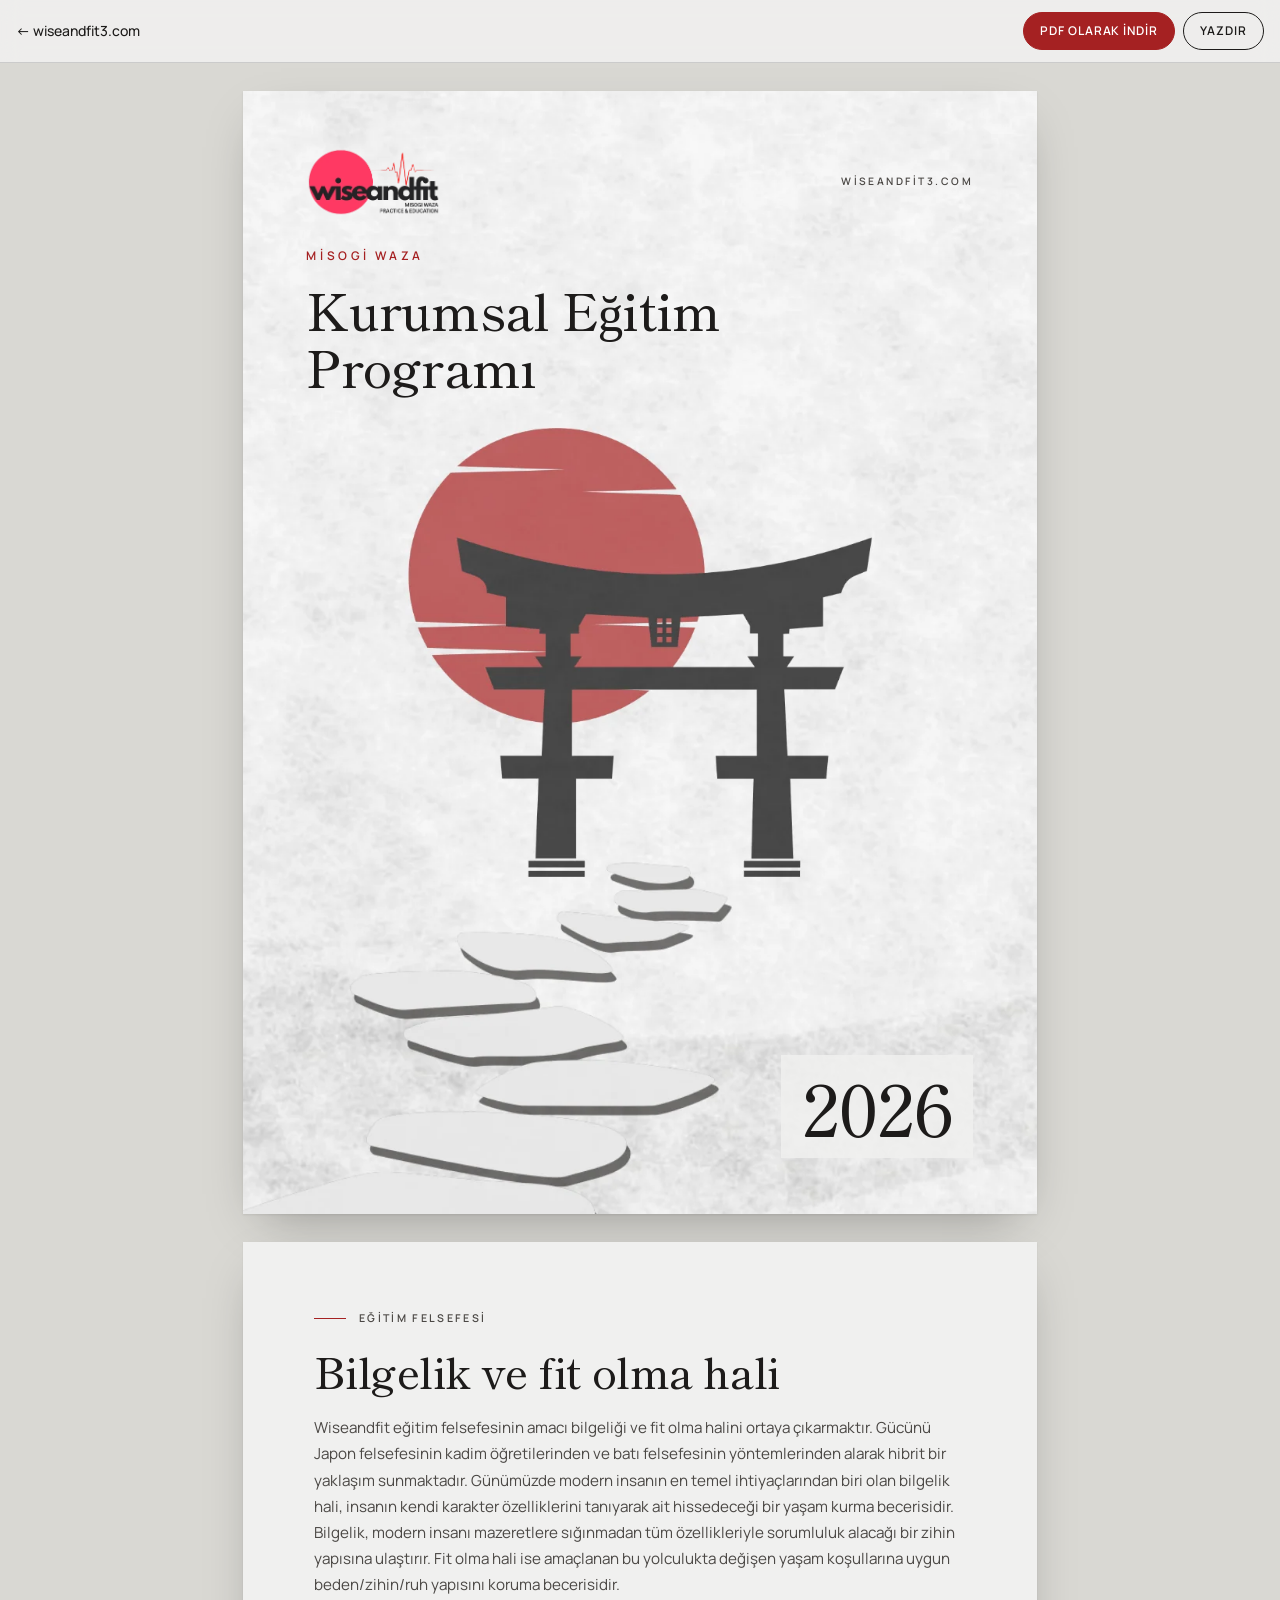
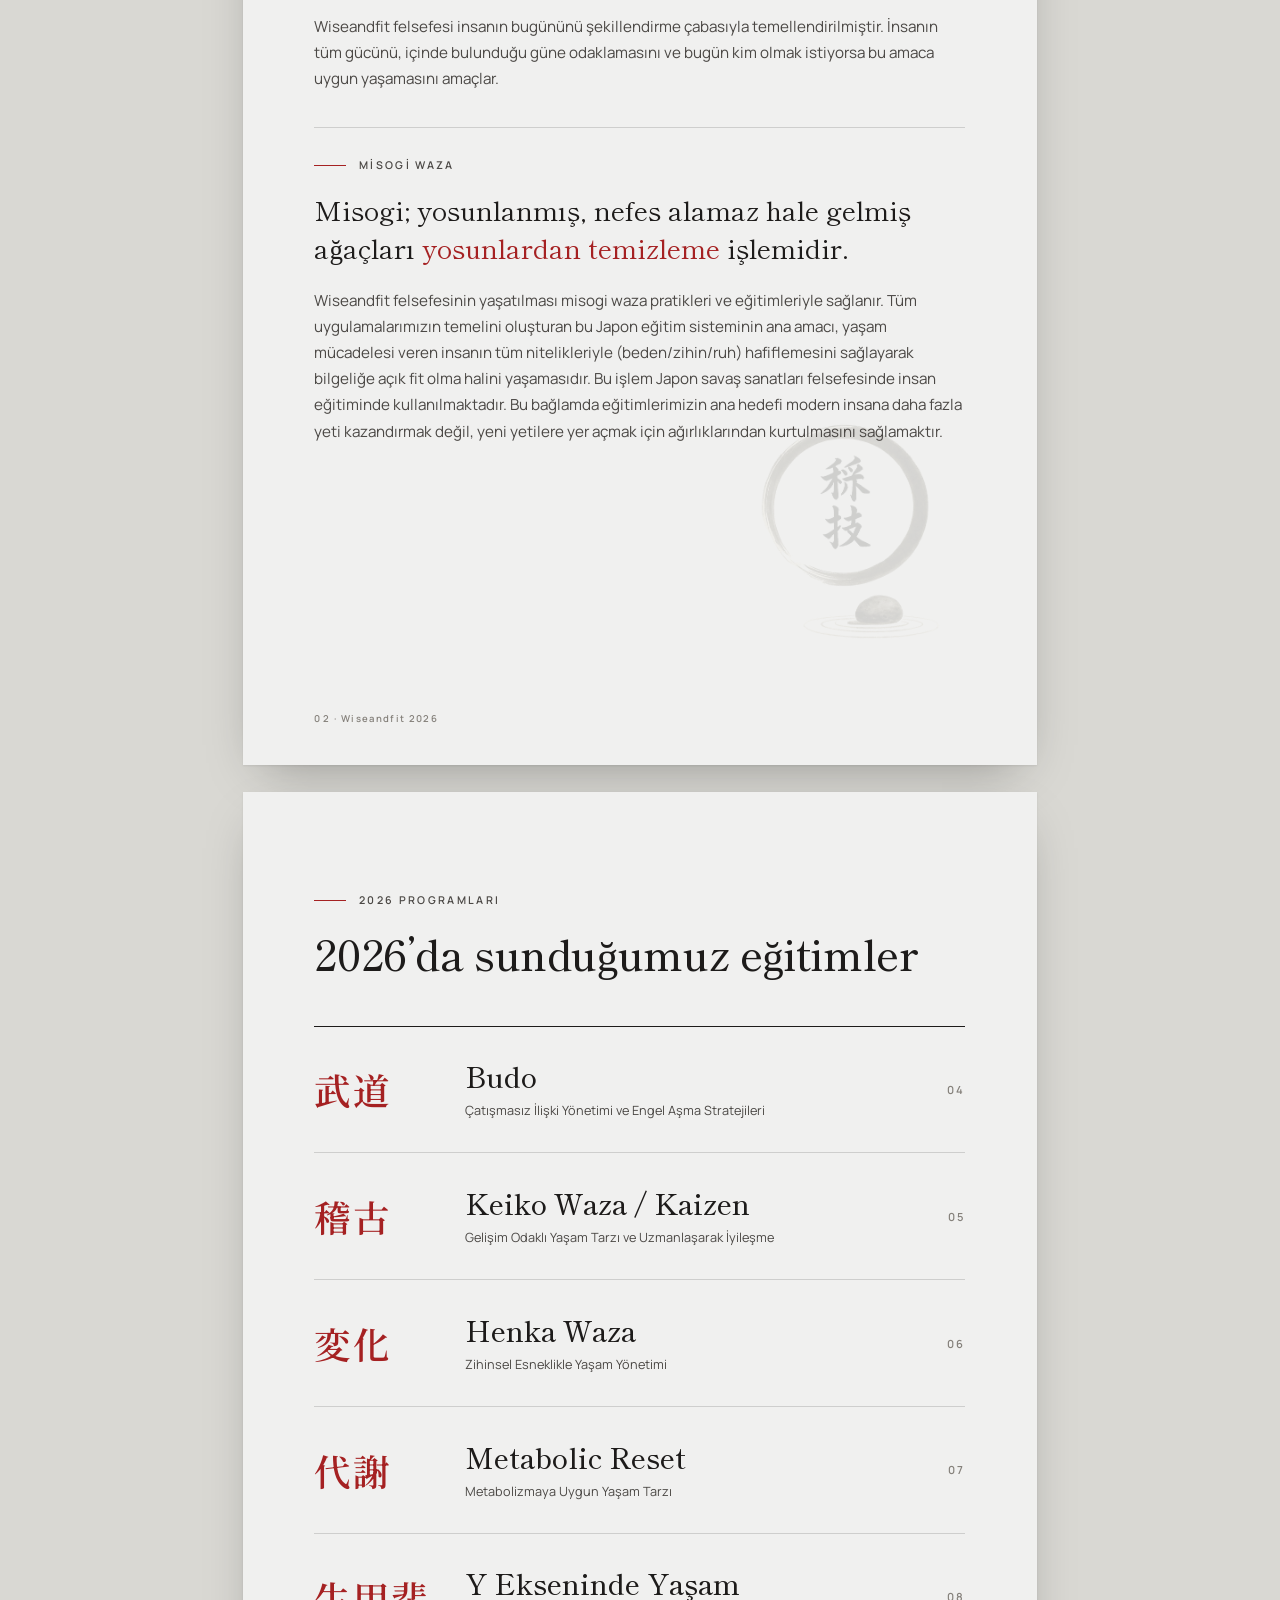
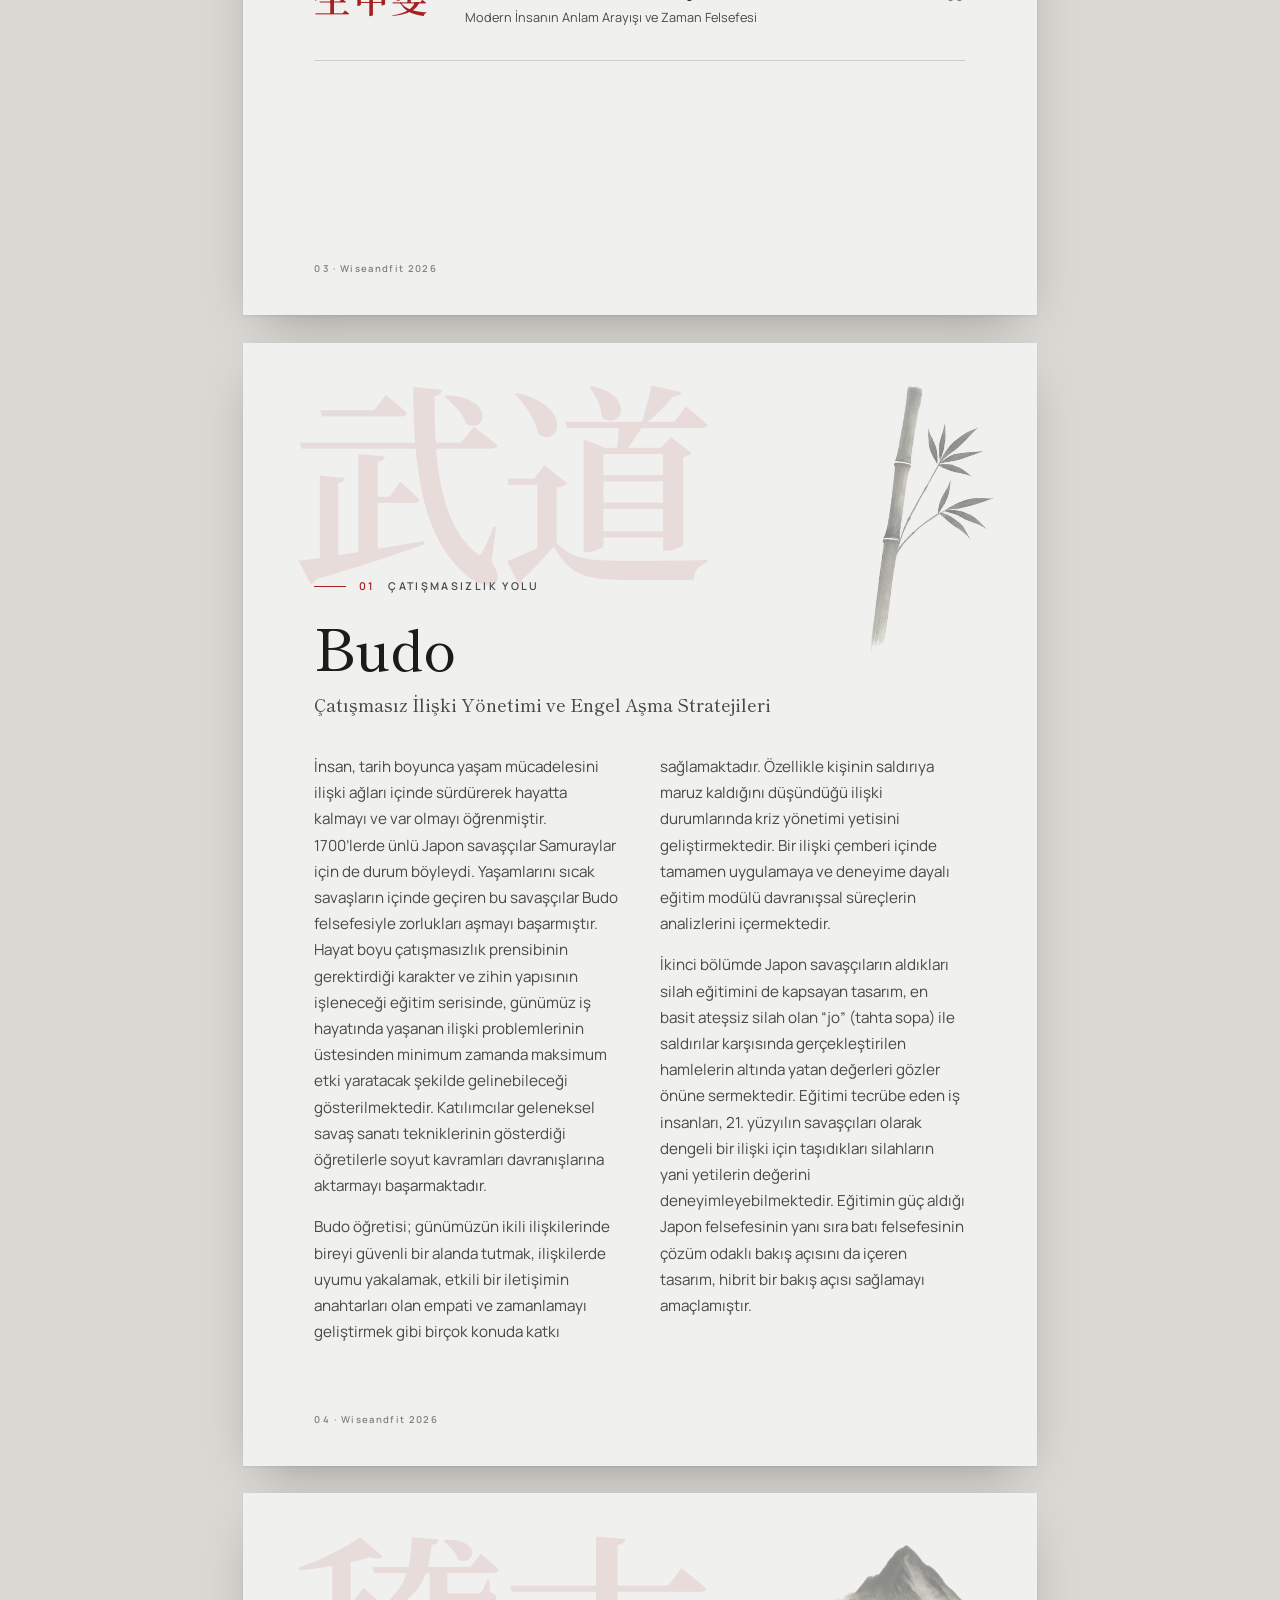
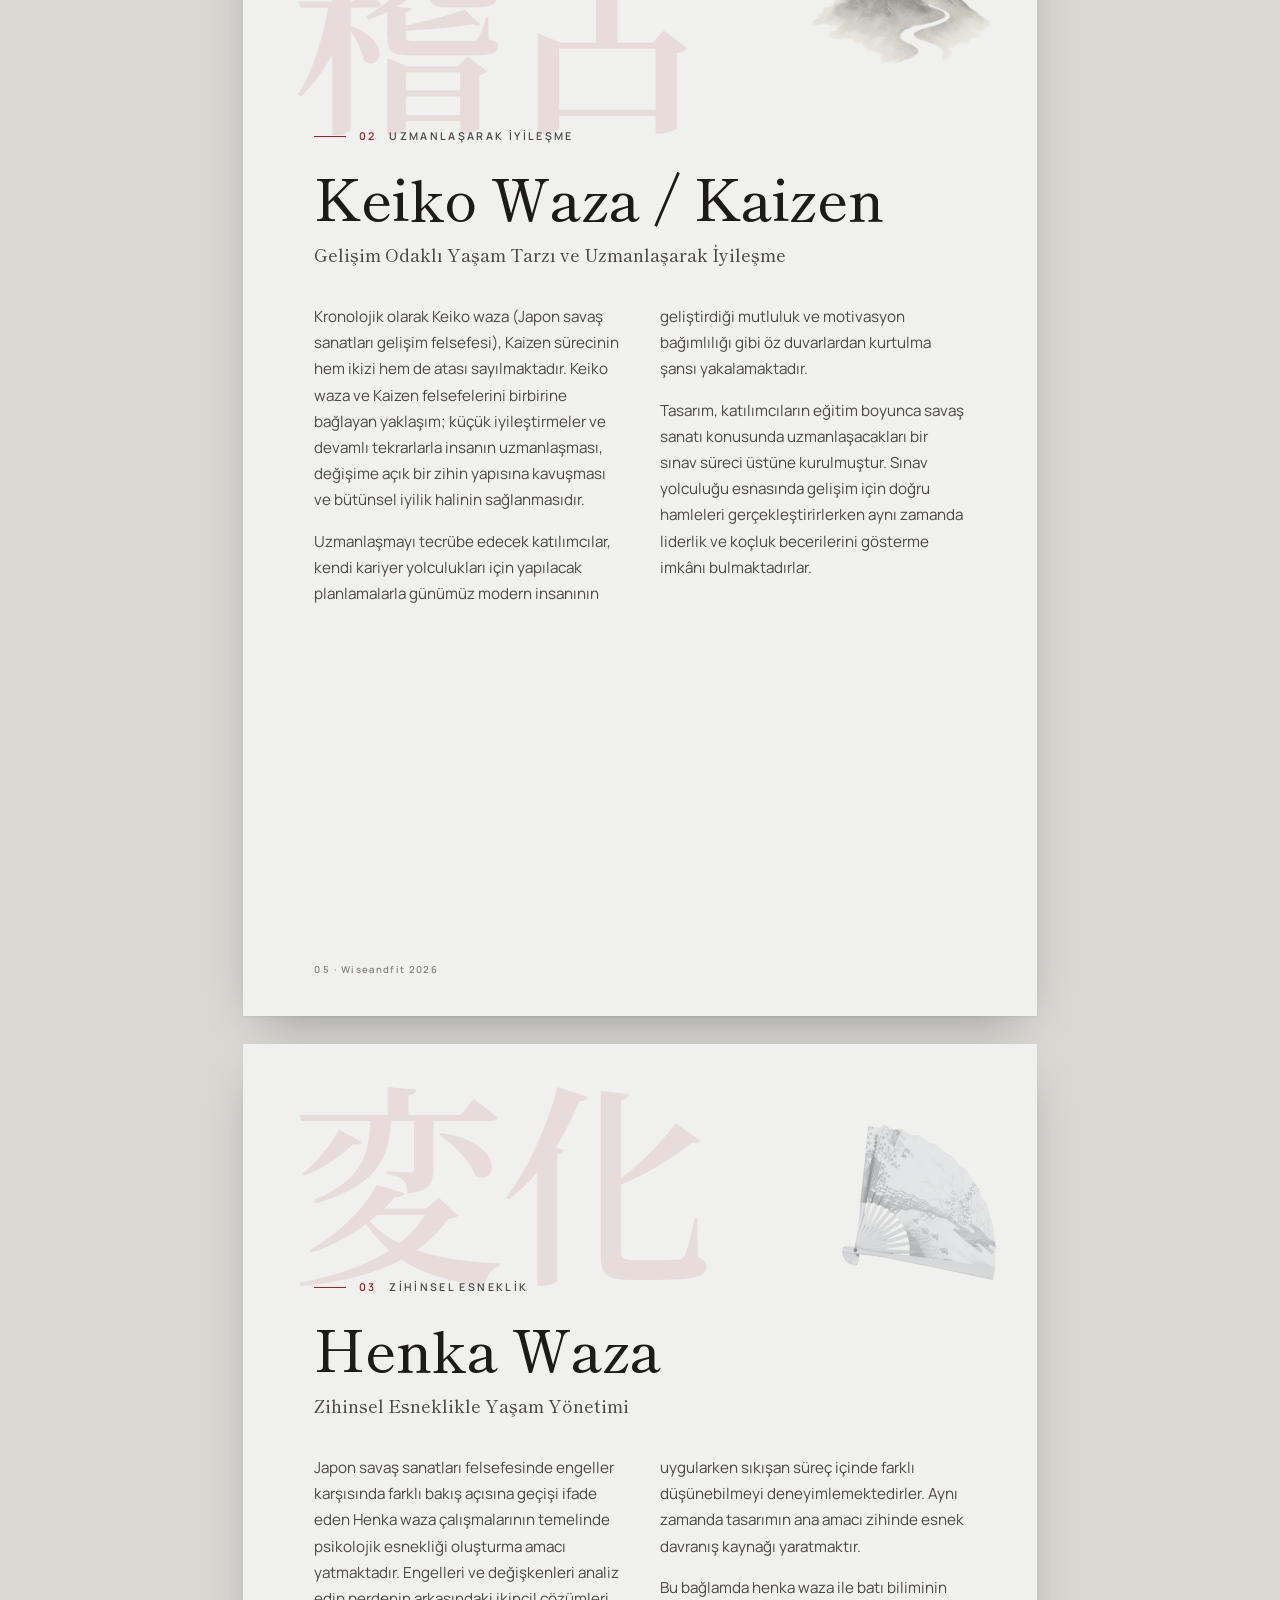
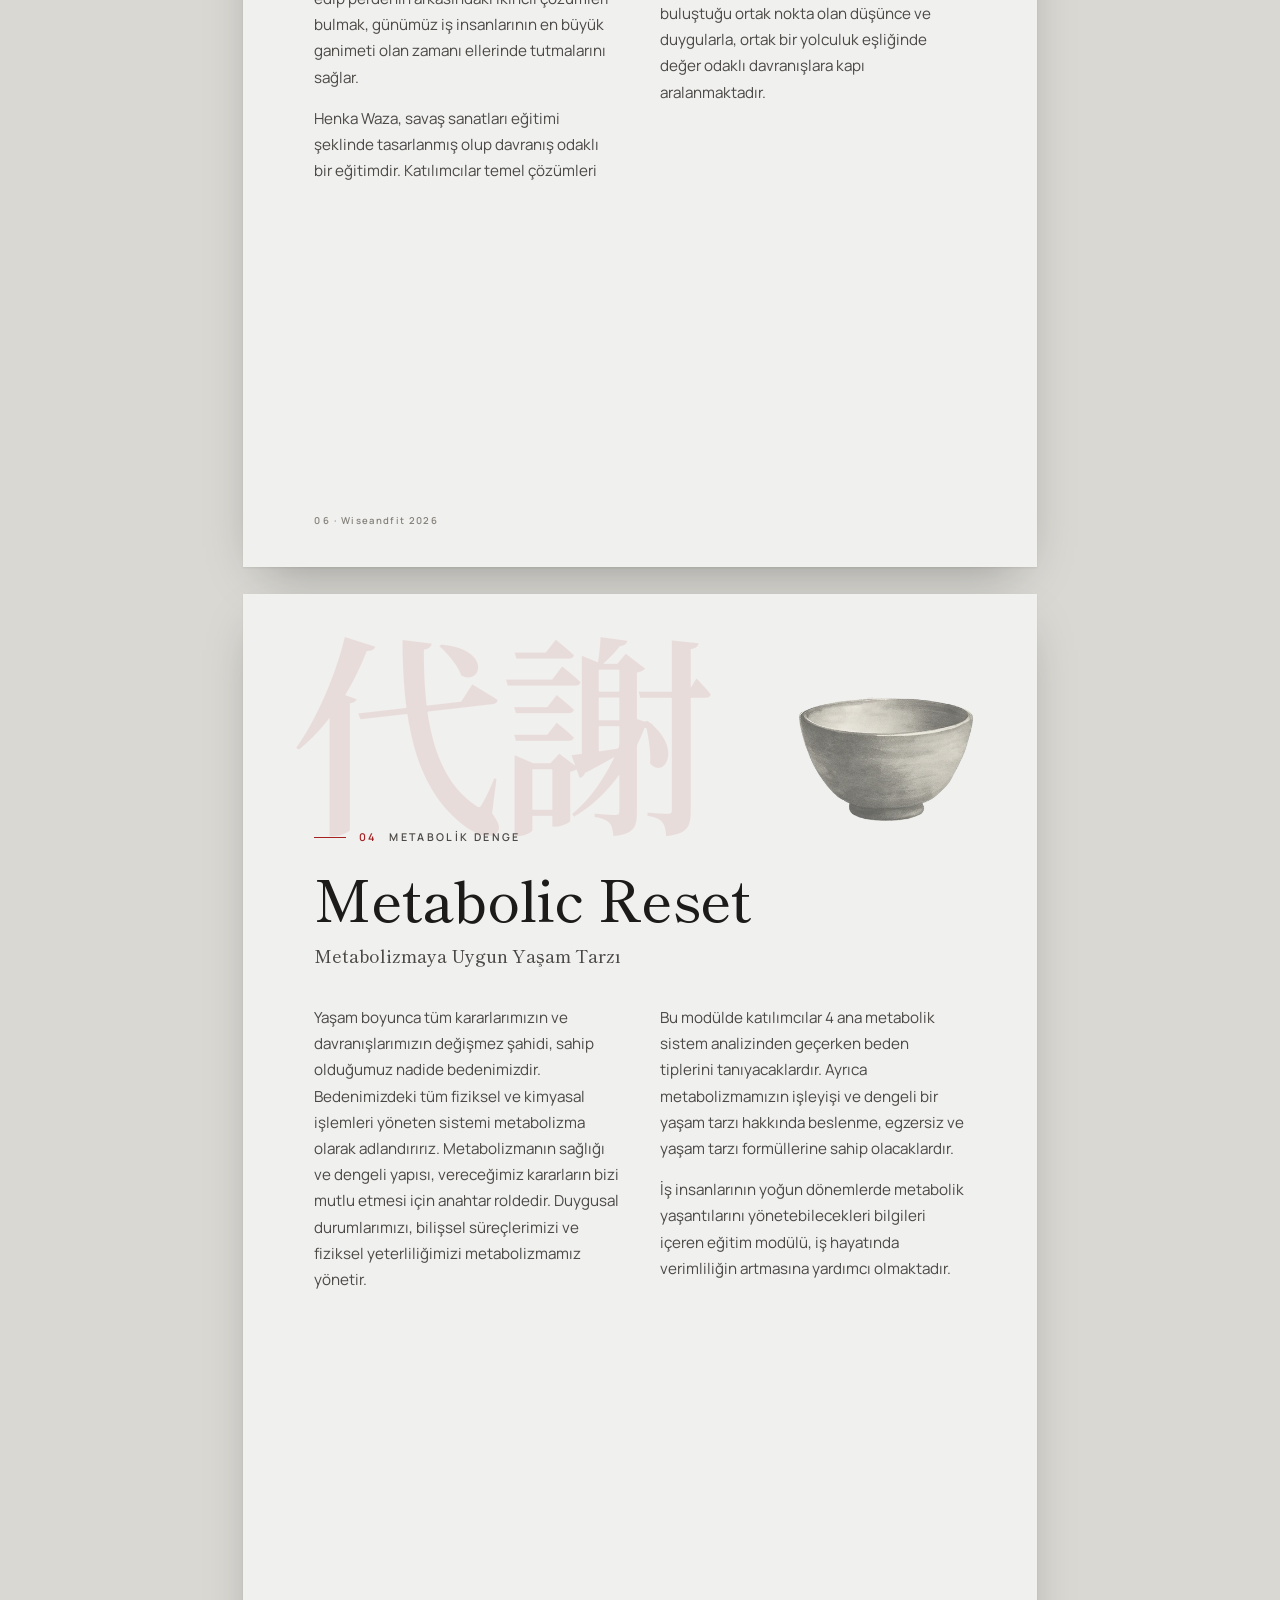
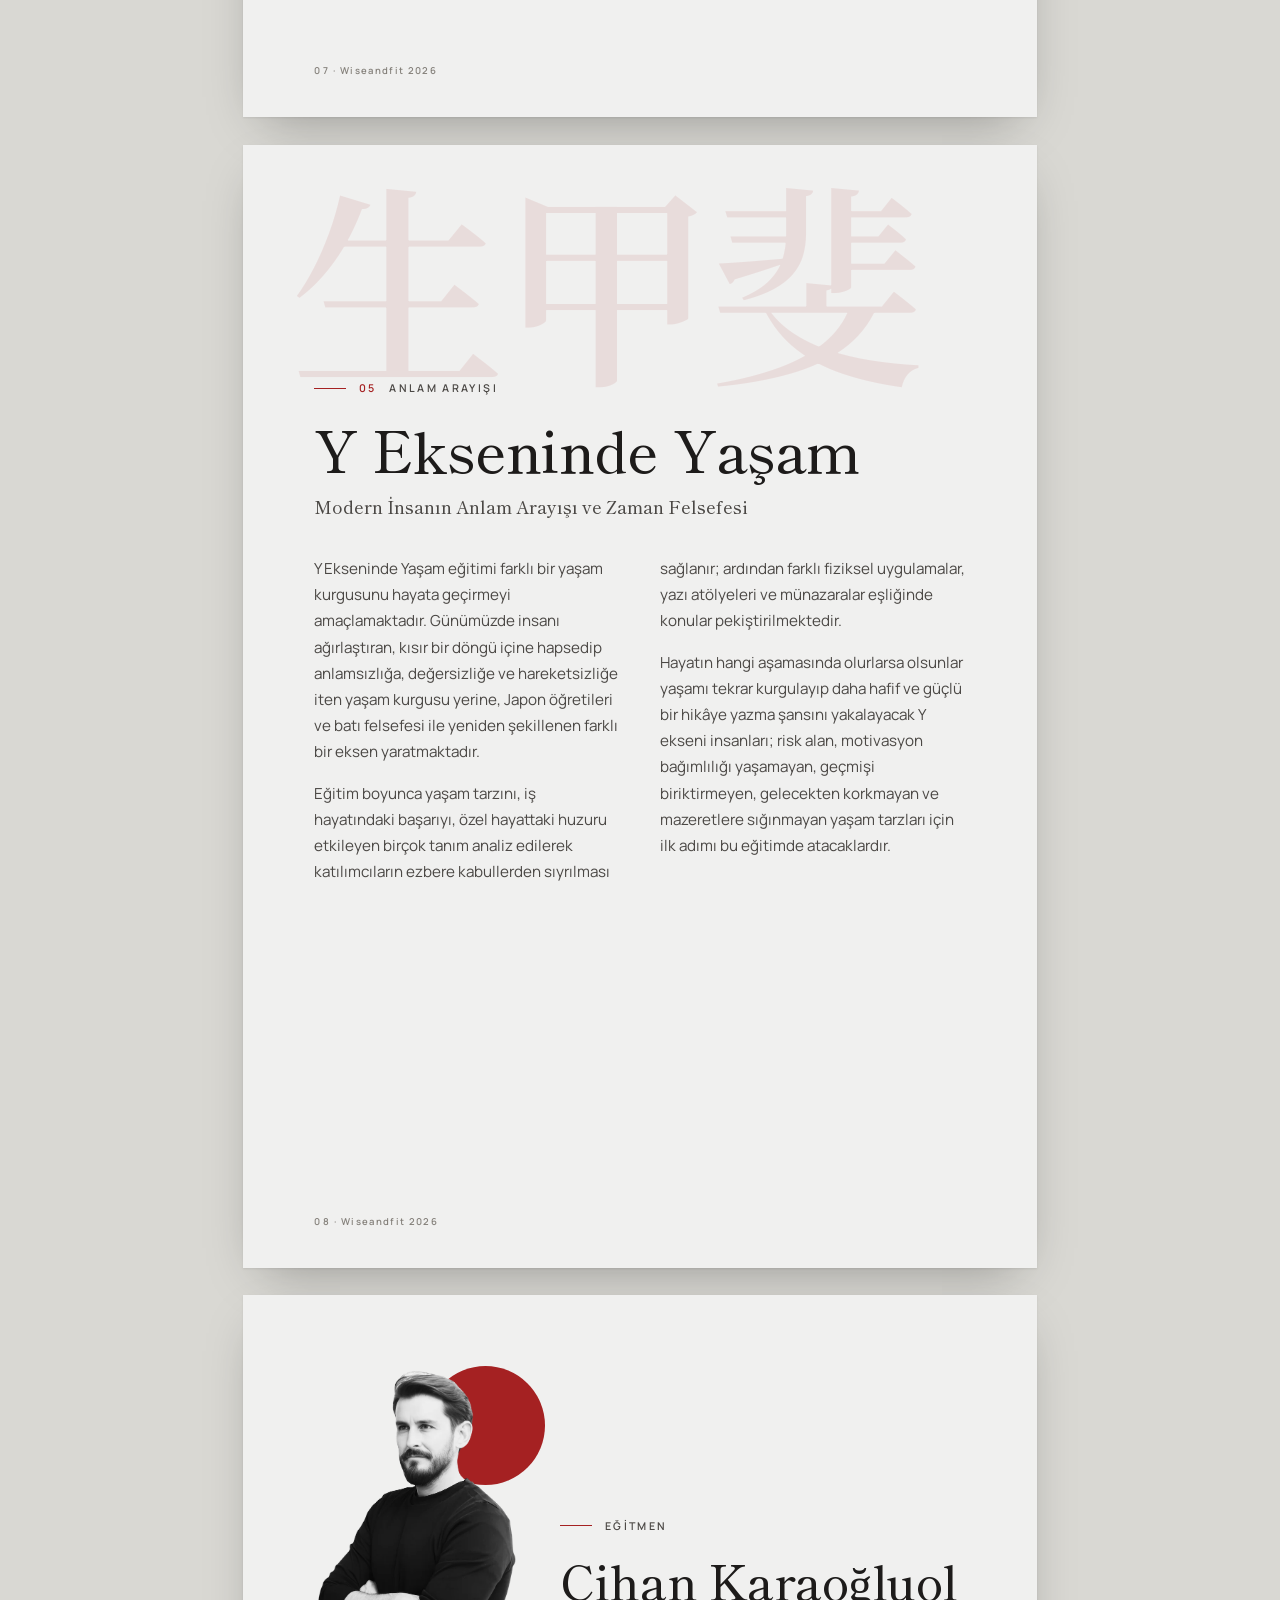
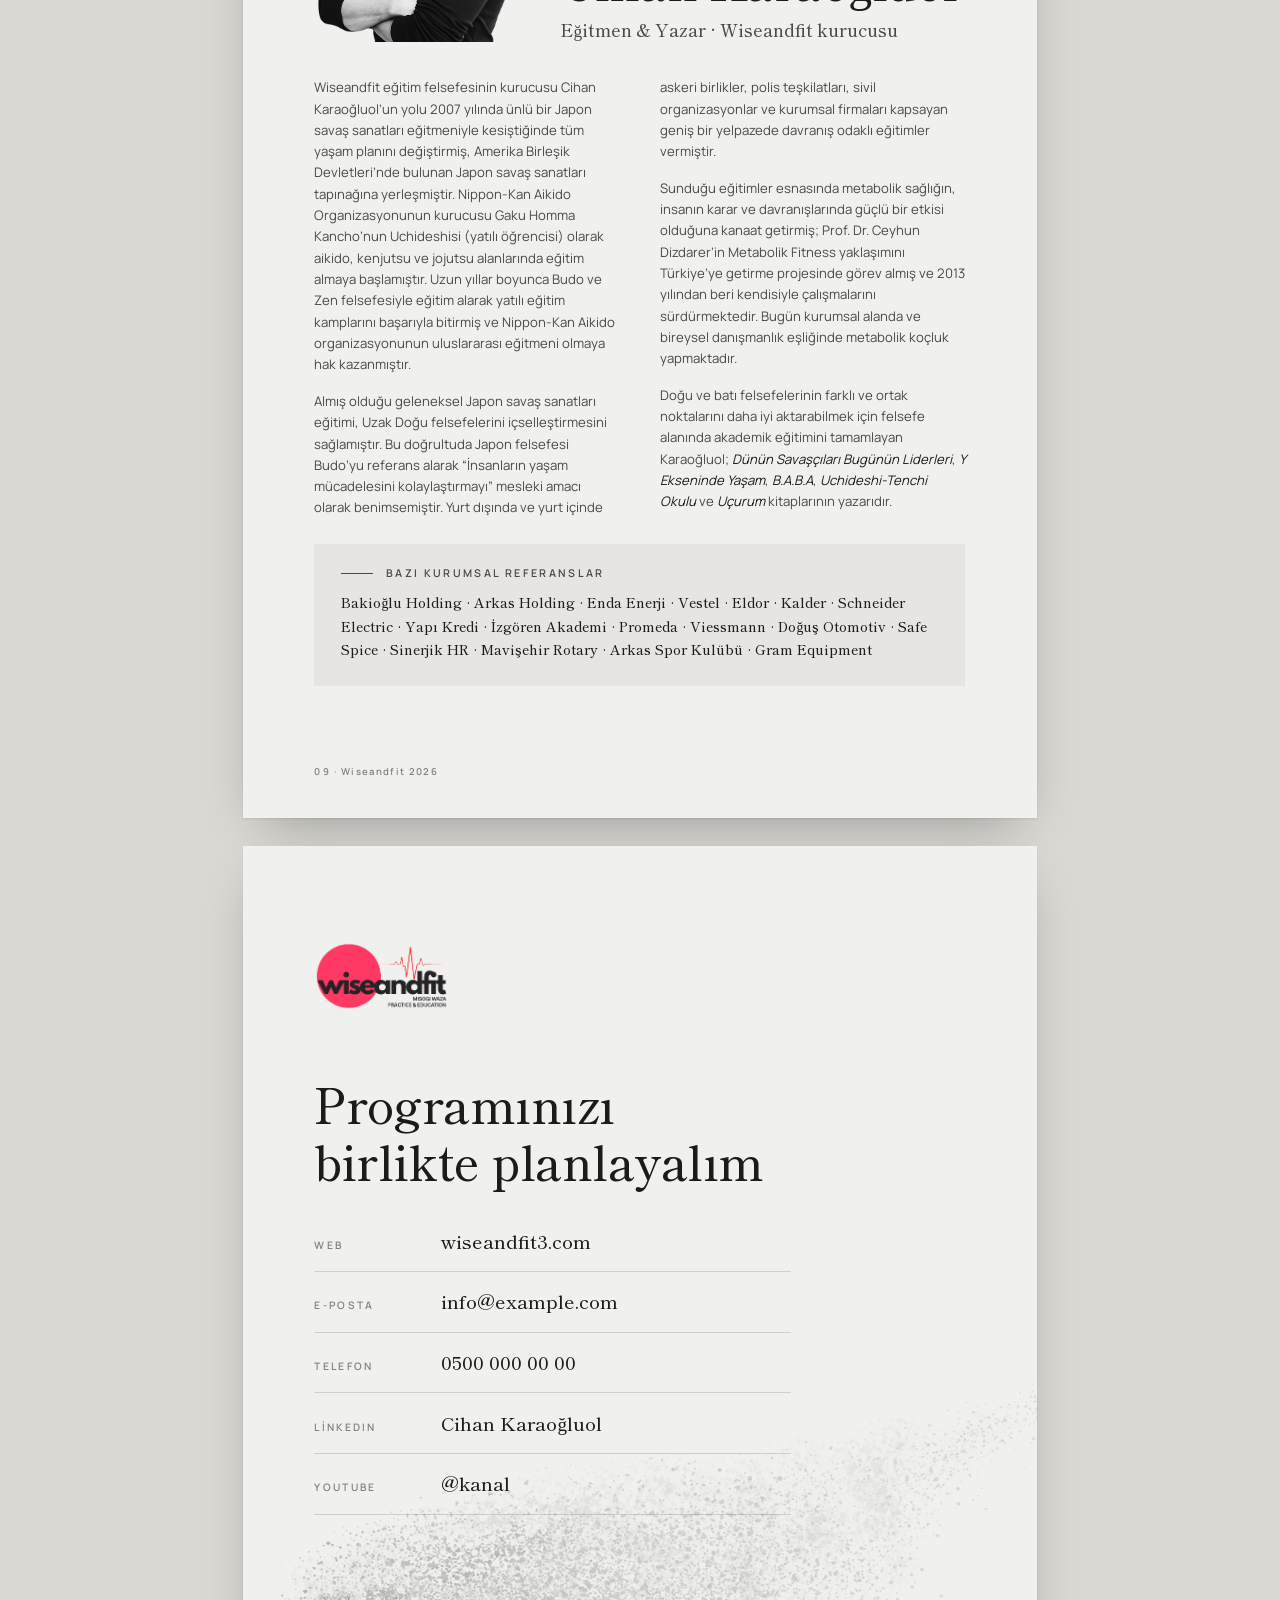
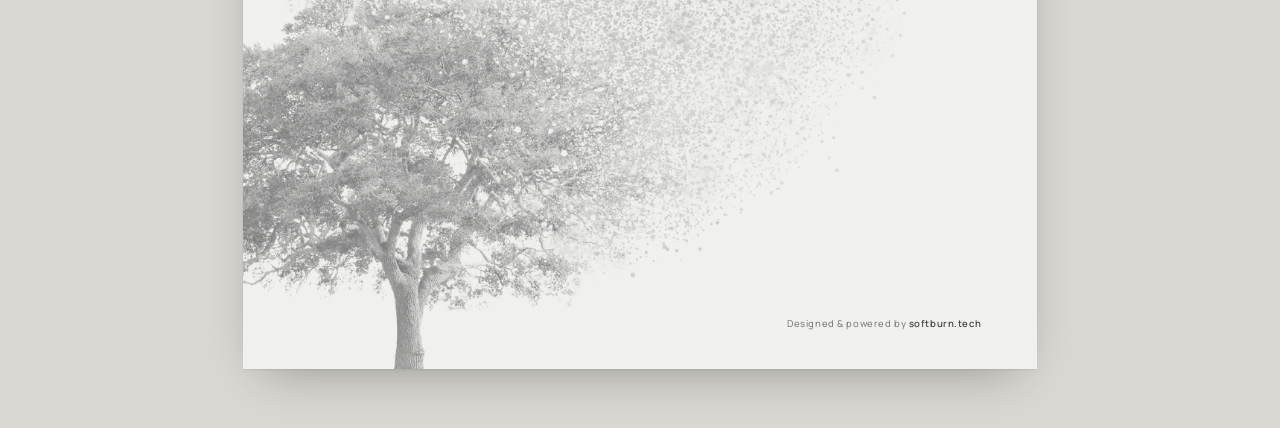
<file: katalog.html>
<!doctype html>
<html lang="tr">
<head>
  <meta charset="utf-8">
  <meta name="robots" content="noindex">
  <meta name="viewport" content="width=device-width, initial-scale=1">
  <title>2026 Kurumsal Eğitim Kataloğu · Wiseandfit</title>
  <meta name="description" content="Wiseandfit Misogi Waza 2026 kurumsal eğitim kataloğu: Budo, Keiko Waza / Kaizen, Henka Waza, Metabolic Reset ve Y Ekseninde Yaşam programları.">
  <meta name="theme-color" content="#f0f0ef">
  <meta property="og:title" content="Wiseandfit · 2026 Kurumsal Eğitim Kataloğu">
  <meta property="og:image" content="assets/img/cover.jpg">
  <link rel="icon" href="assets/img/favicon.png" type="image/png">
  <link rel="preconnect" href="https://fonts.googleapis.com">
  <link rel="preconnect" href="https://fonts.gstatic.com" crossorigin>
  <link href="https://fonts.googleapis.com/css2?family=Shippori+Mincho:wght@400;500;600&family=Manrope:wght@400;500;600&family=Noto+Serif+JP:wght@400;600&display=swap" rel="stylesheet">
  <link rel="stylesheet" href="katalog.css">
</head>
<body>

  <header class="bar">
    <a class="bar__back" href="index.html"><span aria-hidden="true">←</span> wiseandfit3.com</a>
    <div class="bar__actions">
      <a class="bar__btn" href="assets/wiseandfit-katalog-2026.pdf" download>PDF olarak indir</a>
      <button class="bar__btn bar__btn--ghost" type="button" onclick="window.print()">Yazdır</button>
    </div>
  </header>

  <main class="book">

    <!-- 1 · Kapak -->
    <section class="sheet cover" aria-label="Kapak">
      <img class="cover__art" src="assets/img/cover.webp" alt="Taş bir yol, kırmızı güneşin önündeki torii kapısına uzanıyor" width="1018" height="1440">
      <div class="cover__top">
        <img class="logo" src="assets/img/logo.webp" alt="Wiseandfit" width="285" height="148">
        <span class="cover__url">wiseandfit3.com</span>
      </div>
      <div class="cover__title">
        <p class="eyebrow">Misogi Waza</p>
        <h1>Kurumsal Eğitim Programı</h1>
      </div>
      <p class="cover__year">2026</p>
    </section>

    <!-- 2 · Felsefe -->
    <section class="sheet philo" aria-label="Felsefe">
      <img class="philo__art" src="assets/img/misogi-kanji.webp" alt="" width="533" height="800" aria-hidden="true">
      <div class="pad">
        <p class="kicker">Eğitim felsefesi</p>
        <h2>Bilgelik ve fit olma hali</h2>
        <p class="body">Wiseandfit eğitim felsefesinin amacı bilgeliği ve fit olma halini ortaya çıkarmaktır. Gücünü Japon felsefesinin kadim öğretilerinden ve batı felsefesinin yöntemlerinden alarak hibrit bir yaklaşım sunmaktadır. Günümüzde modern insanın en temel ihtiyaçlarından biri olan bilgelik hali, insanın kendi karakter özelliklerini tanıyarak ait hissedeceği bir yaşam kurma becerisidir. Bilgelik, modern insanı mazeretlere sığınmadan tüm özellikleriyle sorumluluk alacağı bir zihin yapısına ulaştırır. Fit olma hali ise amaçlanan bu yolculukta değişen yaşam koşullarına uygun beden/zihin/ruh yapısını koruma becerisidir.</p>
        <p class="body">Wiseandfit felsefesi insanın bugününü şekillendirme çabasıyla temellendirilmiştir. İnsanın tüm gücünü, içinde bulunduğu güne odaklamasını ve bugün kim olmak istiyorsa bu amaca uygun yaşamasını amaçlar.</p>

        <hr class="rule">

        <p class="kicker">Misogi waza</p>
        <p class="quote">Misogi; yosunlanmış, nefes alamaz hale gelmiş ağaçları <em>yosunlardan temizleme</em> işlemidir.</p>
        <p class="body">Wiseandfit felsefesinin yaşatılması misogi waza pratikleri ve eğitimleriyle sağlanır. Tüm uygulamalarımızın temelini oluşturan bu Japon eğitim sisteminin ana amacı, yaşam mücadelesi veren insanın tüm nitelikleriyle (beden/zihin/ruh) hafiflemesini sağlayarak bilgeliğe açık fit olma halini yaşamasıdır. Bu işlem Japon savaş sanatları felsefesinde insan eğitiminde kullanılmaktadır. Bu bağlamda eğitimlerimizin ana hedefi modern insana daha fazla yeti kazandırmak değil, yeni yetilere yer açmak için ağırlıklarından kurtulmasını sağlamaktır.</p>
      </div>
      <p class="folio">02</p>
    </section>

    <!-- 3 · Programlar -->
    <section class="sheet index" aria-label="Programlar">
      <div class="pad">
        <p class="kicker">2026 programları</p>
        <h2>2026’da sunduğumuz eğitimler</h2>
        <ol class="toc">
          <li><span class="toc__k">武道</span><span class="toc__t">Budo<small>Çatışmasız İlişki Yönetimi ve Engel Aşma Stratejileri</small></span><span class="toc__p">04</span></li>
          <li><span class="toc__k">稽古</span><span class="toc__t">Keiko Waza / Kaizen<small>Gelişim Odaklı Yaşam Tarzı ve Uzmanlaşarak İyileşme</small></span><span class="toc__p">05</span></li>
          <li><span class="toc__k">変化</span><span class="toc__t">Henka Waza<small>Zihinsel Esneklikle Yaşam Yönetimi</small></span><span class="toc__p">06</span></li>
          <li><span class="toc__k">代謝</span><span class="toc__t">Metabolic Reset<small>Metabolizmaya Uygun Yaşam Tarzı</small></span><span class="toc__p">07</span></li>
          <li><span class="toc__k">生甲斐</span><span class="toc__t">Y Ekseninde Yaşam<small>Modern İnsanın Anlam Arayışı ve Zaman Felsefesi</small></span><span class="toc__p">08</span></li>
        </ol>
      </div>
      <p class="folio">03</p>
    </section>

    <!-- 4 · Budo -->
    <section class="sheet prog" aria-label="Budo">
      <span class="prog__kanji" aria-hidden="true">武道</span>
      <img class="prog__art prog__art--bamboo" src="assets/img/bamboo.webp" alt="" aria-hidden="true" width="206" height="533">
      <div class="pad">
        <p class="kicker"><b>01</b> Çatışmasızlık yolu</p>
        <h2>Budo</h2>
        <p class="prog__sub">Çatışmasız İlişki Yönetimi ve Engel Aşma Stratejileri</p>
        <div class="cols">
          <p class="body">İnsan, tarih boyunca yaşam mücadelesini ilişki ağları içinde sürdürerek hayatta kalmayı ve var olmayı öğrenmiştir. 1700’lerde ünlü Japon savaşçılar Samuraylar için de durum böyleydi. Yaşamlarını sıcak savaşların içinde geçiren bu savaşçılar Budo felsefesiyle zorlukları aşmayı başarmıştır. Hayat boyu çatışmasızlık prensibinin gerektirdiği karakter ve zihin yapısının işleneceği eğitim serisinde, günümüz iş hayatında yaşanan ilişki problemlerinin üstesinden minimum zamanda maksimum etki yaratacak şekilde gelinebileceği gösterilmektedir. Katılımcılar geleneksel savaş sanatı tekniklerinin gösterdiği öğretilerle soyut kavramları davranışlarına aktarmayı başarmaktadır.</p>
          <p class="body">Budo öğretisi; günümüzün ikili ilişkilerinde bireyi güvenli bir alanda tutmak, ilişkilerde uyumu yakalamak, etkili bir iletişimin anahtarları olan empati ve zamanlamayı geliştirmek gibi birçok konuda katkı sağlamaktadır. Özellikle kişinin saldırıya maruz kaldığını düşündüğü ilişki durumlarında kriz yönetimi yetisini geliştirmektedir. Bir ilişki çemberi içinde tamamen uygulamaya ve deneyime dayalı eğitim modülü davranışsal süreçlerin analizlerini içermektedir.</p>
          <p class="body">İkinci bölümde Japon savaşçıların aldıkları silah eğitimini de kapsayan tasarım, en basit ateşsiz silah olan “jo” (tahta sopa) ile saldırılar karşısında gerçekleştirilen hamlelerin altında yatan değerleri gözler önüne sermektedir. Eğitimi tecrübe eden iş insanları, 21. yüzyılın savaşçıları olarak dengeli bir ilişki için taşıdıkları silahların yani yetilerin değerini deneyimleyebilmektedir. Eğitimin güç aldığı Japon felsefesinin yanı sıra batı felsefesinin çözüm odaklı bakış açısını da içeren tasarım, hibrit bir bakış açısı sağlamayı amaçlamıştır.</p>
        </div>
      </div>
      <p class="folio">04</p>
    </section>

    <!-- 5 · Keiko Waza / Kaizen -->
    <section class="sheet prog" aria-label="Keiko Waza / Kaizen">
      <span class="prog__kanji" aria-hidden="true">稽古</span>
      <img class="prog__art prog__art--mountain" src="assets/img/mountain.webp" alt="" aria-hidden="true" width="533" height="800">
      <div class="pad">
        <p class="kicker"><b>02</b> Uzmanlaşarak iyileşme</p>
        <h2>Keiko Waza / Kaizen</h2>
        <p class="prog__sub">Gelişim Odaklı Yaşam Tarzı ve Uzmanlaşarak İyileşme</p>
        <div class="cols">
          <p class="body">Kronolojik olarak Keiko waza (Japon savaş sanatları gelişim felsefesi), Kaizen sürecinin hem ikizi hem de atası sayılmaktadır. Keiko waza ve Kaizen felsefelerini birbirine bağlayan yaklaşım; küçük iyileştirmeler ve devamlı tekrarlarla insanın uzmanlaşması, değişime açık bir zihin yapısına kavuşması ve bütünsel iyilik halinin sağlanmasıdır.</p>
          <p class="body">Uzmanlaşmayı tecrübe edecek katılımcılar, kendi kariyer yolculukları için yapılacak planlamalarla günümüz modern insanının geliştirdiği mutluluk ve motivasyon bağımlılığı gibi öz duvarlardan kurtulma şansı yakalamaktadır.</p>
          <p class="body">Tasarım, katılımcıların eğitim boyunca savaş sanatı konusunda uzmanlaşacakları bir sınav süreci üstüne kurulmuştur. Sınav yolculuğu esnasında gelişim için doğru hamleleri gerçekleştirirlerken aynı zamanda liderlik ve koçluk becerilerini gösterme imkânı bulmaktadırlar.</p>
        </div>
      </div>
      <p class="folio">05</p>
    </section>

    <!-- 6 · Henka Waza -->
    <section class="sheet prog" aria-label="Henka Waza">
      <span class="prog__kanji" aria-hidden="true">変化</span>
      <img class="prog__art prog__art--fan" src="assets/img/fan.webp" alt="" aria-hidden="true" width="533" height="800">
      <div class="pad">
        <p class="kicker"><b>03</b> Zihinsel esneklik</p>
        <h2>Henka Waza</h2>
        <p class="prog__sub">Zihinsel Esneklikle Yaşam Yönetimi</p>
        <div class="cols">
          <p class="body">Japon savaş sanatları felsefesinde engeller karşısında farklı bakış açısına geçişi ifade eden Henka waza çalışmalarının temelinde psikolojik esnekliği oluşturma amacı yatmaktadır. Engelleri ve değişkenleri analiz edip perdenin arkasındaki ikincil çözümleri bulmak, günümüz iş insanlarının en büyük ganimeti olan zamanı ellerinde tutmalarını sağlar.</p>
          <p class="body">Henka Waza, savaş sanatları eğitimi şeklinde tasarlanmış olup davranış odaklı bir eğitimdir. Katılımcılar temel çözümleri uygularken sıkışan süreç içinde farklı düşünebilmeyi deneyimlemektedirler. Aynı zamanda tasarımın ana amacı zihinde esnek davranış kaynağı yaratmaktır.</p>
          <p class="body">Bu bağlamda henka waza ile batı biliminin buluştuğu ortak nokta olan düşünce ve duygularla, ortak bir yolculuk eşliğinde değer odaklı davranışlara kapı aralanmaktadır.</p>
        </div>
      </div>
      <p class="folio">06</p>
    </section>

    <!-- 7 · Metabolic Reset -->
    <section class="sheet prog" aria-label="Metabolic Reset">
      <span class="prog__kanji" aria-hidden="true">代謝</span>
      <img class="prog__art prog__art--bowl" src="assets/img/bowl.webp" alt="" aria-hidden="true" width="311" height="221">
      <div class="pad">
        <p class="kicker"><b>04</b> Metabolik denge</p>
        <h2>Metabolic Reset</h2>
        <p class="prog__sub">Metabolizmaya Uygun Yaşam Tarzı</p>
        <div class="cols">
          <p class="body">Yaşam boyunca tüm kararlarımızın ve davranışlarımızın değişmez şahidi, sahip olduğumuz nadide bedenimizdir. Bedenimizdeki tüm fiziksel ve kimyasal işlemleri yöneten sistemi metabolizma olarak adlandırırız. Metabolizmanın sağlığı ve dengeli yapısı, vereceğimiz kararların bizi mutlu etmesi için anahtar roldedir. Duygusal durumlarımızı, bilişsel süreçlerimizi ve fiziksel yeterliliğimizi metabolizmamız yönetir.</p>
          <p class="body">Bu modülde katılımcılar 4 ana metabolik sistem analizinden geçerken beden tiplerini tanıyacaklardır. Ayrıca metabolizmamızın işleyişi ve dengeli bir yaşam tarzı hakkında beslenme, egzersiz ve yaşam tarzı formüllerine sahip olacaklardır.</p>
          <p class="body">İş insanlarının yoğun dönemlerde metabolik yaşantılarını yönetebilecekleri bilgileri içeren eğitim modülü, iş hayatında verimliliğin artmasına yardımcı olmaktadır.</p>
        </div>
      </div>
      <p class="folio">07</p>
    </section>

    <!-- 8 · Y Ekseninde Yaşam -->
    <section class="sheet prog" aria-label="Y Ekseninde Yaşam">
      <span class="prog__kanji" aria-hidden="true">生甲斐</span>
      <div class="pad">
        <p class="kicker"><b>05</b> Anlam arayışı</p>
        <h2>Y Ekseninde Yaşam</h2>
        <p class="prog__sub">Modern İnsanın Anlam Arayışı ve Zaman Felsefesi</p>
        <div class="cols">
          <p class="body">Y Ekseninde Yaşam eğitimi farklı bir yaşam kurgusunu hayata geçirmeyi amaçlamaktadır. Günümüzde insanı ağırlaştıran, kısır bir döngü içine hapsedip anlamsızlığa, değersizliğe ve hareketsizliğe iten yaşam kurgusu yerine, Japon öğretileri ve batı felsefesi ile yeniden şekillenen farklı bir eksen yaratmaktadır.</p>
          <p class="body">Eğitim boyunca yaşam tarzını, iş hayatındaki başarıyı, özel hayattaki huzuru etkileyen birçok tanım analiz edilerek katılımcıların ezbere kabullerden sıyrılması sağlanır; ardından farklı fiziksel uygulamalar, yazı atölyeleri ve münazaralar eşliğinde konular pekiştirilmektedir.</p>
          <p class="body">Hayatın hangi aşamasında olurlarsa olsunlar yaşamı tekrar kurgulayıp daha hafif ve güçlü bir hikâye yazma şansını yakalayacak Y ekseni insanları; risk alan, motivasyon bağımlılığı yaşamayan, geçmişi biriktirmeyen, gelecekten korkmayan ve mazeretlere sığınmayan yaşam tarzları için ilk adımı bu eğitimde atacaklardır.</p>
        </div>
      </div>
      <p class="folio">08</p>
    </section>

    <!-- 9 · Eğitmen -->
    <section class="sheet trainer" aria-label="Eğitmen">
      <div class="pad">
        <div class="trainer__head">
          <figure class="trainer__photo">
            <img src="assets/img/cihan.webp" alt="Cihan Karaoğluol" width="581" height="799">
          </figure>
          <div>
            <p class="kicker">Eğitmen</p>
            <h2>Cihan Karaoğluol</h2>
            <p class="prog__sub">Eğitmen &amp; Yazar · Wiseandfit kurucusu</p>
          </div>
        </div>
        <div class="cols cols--2">
          <p class="body">Wiseandfit eğitim felsefesinin kurucusu Cihan Karaoğluol’un yolu 2007 yılında ünlü bir Japon savaş sanatları eğitmeniyle kesiştiğinde tüm yaşam planını değiştirmiş, Amerika Birleşik Devletleri’nde bulunan Japon savaş sanatları tapınağına yerleşmiştir. Nippon-Kan Aikido Organizasyonunun kurucusu Gaku Homma Kancho’nun Uchideshisi (yatılı öğrencisi) olarak aikido, kenjutsu ve jojutsu alanlarında eğitim almaya başlamıştır. Uzun yıllar boyunca Budo ve Zen felsefesiyle eğitim alarak yatılı eğitim kamplarını başarıyla bitirmiş ve Nippon-Kan Aikido organizasyonunun uluslararası eğitmeni olmaya hak kazanmıştır.</p>
          <p class="body">Almış olduğu geleneksel Japon savaş sanatları eğitimi, Uzak Doğu felsefelerini içselleştirmesini sağlamıştır. Bu doğrultuda Japon felsefesi Budo’yu referans alarak “İnsanların yaşam mücadelesini kolaylaştırmayı” mesleki amacı olarak benimsemiştir. Yurt dışında ve yurt içinde askeri birlikler, polis teşkilatları, sivil organizasyonlar ve kurumsal firmaları kapsayan geniş bir yelpazede davranış odaklı eğitimler vermiştir.</p>
          <p class="body">Sunduğu eğitimler esnasında metabolik sağlığın, insanın karar ve davranışlarında güçlü bir etkisi olduğuna kanaat getirmiş; Prof. Dr. Ceyhun Dizdarer’in Metabolik Fitness yaklaşımını Türkiye’ye getirme projesinde görev almış ve 2013 yılından beri kendisiyle çalışmalarını sürdürmektedir. Bugün kurumsal alanda ve bireysel danışmanlık eşliğinde metabolik koçluk yapmaktadır.</p>
          <p class="body">Doğu ve batı felsefelerinin farklı ve ortak noktalarını daha iyi aktarabilmek için felsefe alanında akademik eğitimini tamamlayan Karaoğluol; <i>Dünün Savaşçıları Bugünün Liderleri</i>, <i>Y Ekseninde Yaşam</i>, <i>B.A.B.A</i>, <i>Uchideshi-Tenchi Okulu</i> ve <i>Uçurum</i> kitaplarının yazarıdır.</p>
        </div>
        <div class="refs">
          <p class="kicker">Bazı kurumsal referanslar</p>
          <p class="refs__list">Bakioğlu Holding · Arkas Holding · Enda Enerji · Vestel · Eldor · Kalder · Schneider Electric · Yapı Kredi · İzgören Akademi · Promeda · Viessmann · Doğuş Otomotiv · Safe Spice · Sinerjik HR · Mavişehir Rotary · Arkas Spor Kulübü · Gram Equipment</p>
        </div>
      </div>
      <p class="folio">09</p>
    </section>

    <!-- 10 · İletişim -->
    <section class="sheet back" aria-label="İletişim">
      <img class="back__tree" src="assets/img/tree.webp" alt="" width="1599" height="1066" aria-hidden="true">
      <div class="pad">
        <img class="logo" src="assets/img/logo.webp" alt="Wiseandfit" width="285" height="148">
        <h2>Programınızı birlikte planlayalım</h2>
        <dl class="contact">
          <div><dt>Web</dt><dd><a href="index.html">wiseandfit3.com</a></dd></div>
          <div><dt>E-posta</dt><dd><a href="mailto:info@example.com">info@example.com</a></dd></div>
          <div><dt>Telefon</dt><dd><a href="tel:+900000000000">0500 000 00 00</a></dd></div>
          <div><dt>LinkedIn</dt><dd><a href="#">Cihan Karaoğluol</a></dd></div>
          <div><dt>YouTube</dt><dd><a href="#">@kanal</a></dd></div>
        </dl>
      </div>
      <p class="back__credit">Designed &amp; powered by <a href="https://softburn.tech">softburn.tech</a></p>
    </section>

  </main>
</body>
</html>
</file>
<file: katalog.css>
/* Wiseandfit · 2026 katalog (A4 pages, sized in container units) */

:root {
  --paper: #f0f0ef;
  --paper-2: #e6e5e1;
  --ink: #1d1b1a;
  --ink-2: #4b4845;
  --ink-3: #85817b;
  --red: #a52122;
  --line: rgba(29, 27, 26, .16);
  --serif: "Shippori Mincho", "Yu Mincho", "Times New Roman", serif;
  --sans: "Manrope", system-ui, -apple-system, "Segoe UI", sans-serif;
  --jp: "Noto Serif JP", "Yu Mincho", serif;
}

* { box-sizing: border-box; }
html { -webkit-print-color-adjust: exact; print-color-adjust: exact; }
body { margin: 0; background: #d9d8d3; color: var(--ink); font-family: var(--sans); -webkit-font-smoothing: antialiased; }
img { display: block; max-width: 100%; height: auto; }
h1, h2, p, dl, dd, ol, figure { margin: 0; }
ol { padding: 0; list-style: none; }
a { color: inherit; }

/* Screen toolbar */
.bar {
  position: sticky; top: 0; z-index: 10;
  display: flex; align-items: center; justify-content: space-between; gap: 12px;
  padding: 12px 16px; background: rgba(240, 240, 239, .9);
  backdrop-filter: blur(10px); -webkit-backdrop-filter: blur(10px);
  border-bottom: 1px solid var(--line);
}
.bar__back { font: 500 14px/1 var(--sans); text-decoration: none; }
.bar__actions { display: flex; gap: 8px; }
.bar__btn {
  font: 600 12px/1 var(--sans); letter-spacing: .08em; text-transform: uppercase;
  padding: 12px 16px; border-radius: 999px; border: 1px solid var(--red);
  background: var(--red); color: #fff; text-decoration: none; cursor: pointer;
}
.bar__btn--ghost { background: transparent; color: var(--ink); border-color: var(--ink); }

.book { display: flex; flex-direction: column; align-items: center; gap: 28px; padding: 28px 16px 60px; }

/* The A4 sheet */
.sheet {
  position: relative; overflow: hidden;
  width: min(210mm, 100%); aspect-ratio: 210 / 297;
  background: var(--paper);
  box-shadow: 0 1px 2px rgba(0,0,0,.08), 0 18px 50px -20px rgba(0,0,0,.35);
  container-type: inline-size;
}
.pad { position: relative; z-index: 2; padding: 9cqw 9cqw 0; }

.kicker {
  display: flex; align-items: center; gap: 1.6cqw;
  font: 600 1.35cqw/1 var(--sans); letter-spacing: .22em; text-transform: uppercase; color: var(--ink-2);
  margin-bottom: 2.6cqw;
}
.kicker::before { content: ""; width: 4cqw; height: 1px; background: var(--red); }
.kicker b { color: var(--red); font-weight: 600; }
h2 { font: 500 5.4cqw/1.2 var(--serif); letter-spacing: -.01em; margin-bottom: 2.4cqw; text-wrap: balance; }
.body { font: 400 1.78cqw/1.68 var(--sans); color: var(--ink-2); margin-bottom: 1.9cqw; text-align: left; hyphens: auto; }
.body i { color: var(--ink); }
.rule { border: 0; border-top: 1px solid var(--line); margin: 4.4cqw 0 4cqw; }
.folio {
  position: absolute; z-index: 2; left: 9cqw; bottom: 5.2cqw;
  font: 600 1.2cqw/1 var(--sans); letter-spacing: .24em; color: var(--ink-3);
}
.folio::after { content: "  ·  Wiseandfit 2026"; letter-spacing: .14em; }
.logo { width: 17cqw; height: auto; }

/* Cover */
.cover__art { position: absolute; inset: 0; width: 100%; height: 100%; object-fit: cover; }
.cover__top {
  position: absolute; z-index: 2; left: 8cqw; right: 8cqw; top: 7cqw;
  display: flex; justify-content: space-between; align-items: center;
}
.cover__url { font: 600 1.3cqw/1 var(--sans); letter-spacing: .24em; text-transform: uppercase; color: var(--ink-2); }
.cover__title { position: absolute; z-index: 2; left: 8cqw; right: 8cqw; top: 20cqw; }
.eyebrow { font: 600 1.5cqw/1 var(--sans); letter-spacing: .3em; text-transform: uppercase; color: var(--red); margin-bottom: 2.4cqw; }
.cover h1 { font: 500 6.4cqw/1.12 var(--serif); letter-spacing: -.015em; max-width: 11em; }
.cover__year {
  position: absolute; z-index: 2; right: 8cqw; bottom: 7cqw;
  font: 500 9cqw/1 var(--serif); color: var(--ink); letter-spacing: -.02em;
  padding: 2cqw 2.6cqw; background: rgba(240,240,239,.86);
}

/* Philosophy */
.philo__art { position: absolute; right: 9cqw; bottom: 6cqw; width: 30cqw; opacity: .16; mix-blend-mode: multiply; }
.quote { font: 400 3.4cqw/1.4 var(--serif); color: var(--ink); margin-bottom: 2.6cqw; max-width: 24em; }
.quote em { font-style: normal; color: var(--red); }

/* Contents */
.index .pad { padding-top: 13cqw; }
.toc { margin-top: 6cqw; border-top: 1px solid var(--ink); }
.toc li {
  display: grid; grid-template-columns: 16cqw 1fr auto; align-items: center; gap: 3cqw;
  padding: 4.1cqw 0; border-bottom: 1px solid var(--line);
}
.toc__k { font: 600 4.6cqw/1 var(--jp); color: var(--red); letter-spacing: .04em; }
.toc__t { font: 500 3.6cqw/1.2 var(--serif); }
.toc__t small { display: block; margin-top: 1.1cqw; font: 400 1.6cqw/1.4 var(--sans); color: var(--ink-2); }
.toc__p { font: 600 1.4cqw/1 var(--sans); letter-spacing: .2em; color: var(--ink-3); }

/* Program pages */
.prog .pad { padding-top: 30cqw; }
.prog__kanji {
  position: absolute; z-index: 1; left: 6cqw; top: 3cqw;
  font: 600 27cqw/1 var(--jp); color: var(--red); opacity: .09; letter-spacing: -.02em; white-space: nowrap;
}
.prog h2 { font-size: 7.2cqw; margin-bottom: 1.4cqw; }
.prog__sub { font: 500 2.2cqw/1.45 var(--serif); color: var(--ink-2); margin-bottom: 4.6cqw; max-width: 32em; }
.cols { columns: 2; column-gap: 5cqw; column-fill: balance; }
.cols .body { break-inside: auto; orphans: 3; widows: 3; }
.prog .body, .philo .body { font-size: 1.92cqw; line-height: 1.72; }
.prog__art { position: absolute; z-index: 1; pointer-events: none; mix-blend-mode: multiply; }
.prog__art--bamboo   { right: 6cqw; top: 6cqw; height: 34cqw; width: auto; opacity: .55; rotate: 8deg; }
.prog__art--mountain { right: 2cqw; top: -8cqw; width: 30cqw; opacity: .5; }
.prog__art--fan      { right: 5cqw; top: 2cqw; width: 22cqw; opacity: .5; rotate: -10deg; }
.prog__art--bowl     { right: 8cqw; top: 13cqw; width: 22cqw; opacity: .7; }

/* Trainer */
.trainer .pad { padding-top: 8cqw; }
.trainer__head { display: grid; grid-template-columns: 26cqw 1fr; gap: 5cqw; align-items: end; margin-bottom: 4.4cqw; }
.trainer__photo { position: relative; min-width: 0; }
.trainer__photo::before {
  content: ""; position: absolute; right: -3cqw; top: 1cqw; width: 15cqw; aspect-ratio: 1; border-radius: 50%; background: var(--red);
}
.trainer__photo img { position: relative; width: 100%; height: auto; filter: grayscale(1); }
.trainer h2 { font-size: 6cqw; margin-bottom: 1cqw; }
.trainer .prog__sub { margin-bottom: 0; }
.cols--2 .body { font-size: 1.66cqw; line-height: 1.62; }
.refs { margin-top: 2.6cqw; padding: 3cqw 3.4cqw; background: var(--paper-2); }
.refs .kicker { margin-bottom: 1.6cqw; }
.refs__list { font: 500 1.75cqw/1.7 var(--serif); color: var(--ink); }

/* Back cover */
.back__tree {
  position: absolute; z-index: 1; left: -20cqw; bottom: -10cqw; width: 150cqw; max-width: none;
  opacity: .5; mix-blend-mode: multiply;
}
.back .pad { padding-top: 12cqw; }
.back h2 { font-size: 6cqw; margin: 8cqw 0 5cqw; max-width: 14em; }
.contact { display: grid; gap: 2.2cqw; max-width: 60cqw; }
.contact div { display: grid; grid-template-columns: 16cqw 1fr; align-items: baseline; padding-bottom: 2.2cqw; border-bottom: 1px solid var(--line); }
.contact dt { font: 600 1.3cqw/1 var(--sans); letter-spacing: .22em; text-transform: uppercase; color: var(--ink-3); }
.contact dd { font: 500 2.4cqw/1.3 var(--serif); }
.contact a { text-decoration: none; }
.back__credit {
  position: absolute; z-index: 2; right: 7cqw; bottom: 5cqw;
  font: 500 1.2cqw/1 var(--sans); letter-spacing: .06em; color: var(--ink-3);
}
.back__credit a { color: var(--ink-2); font-weight: 600; text-decoration: none; }

/* Small screens: single column text */
@container (max-width: 520px) {
  .cols { columns: 1; }
  .sheet .body, .prog .body, .philo .body, .cols--2 .body { font-size: 3.7cqw; line-height: 1.65; }
  .kicker, .toc__p, .folio, .contact dt { font-size: 2.6cqw; }
  .toc__t small, .refs__list { font-size: 3.2cqw; }
  .prog__sub { font-size: 3.6cqw; }
  .contact dd { font-size: 3.8cqw; }
  .contact div { grid-template-columns: 22cqw 1fr; }
  .contact { max-width: none; }
  .trainer__head { grid-template-columns: 30cqw 1fr; }
}
@media (max-width: 600px) {
  .bar__back { font-size: 13px; }
  .bar__btn { padding: 10px 12px; font-size: 11px; }
}
@media (max-width: 600px) {
  .sheet { aspect-ratio: auto; min-height: calc((100vw - 32px) * 1.414); }
  .prog .pad, .trainer .pad, .philo .pad, .index .pad, .back .pad { padding-bottom: 14cqw; }
}

/* Print / PDF */
@page { size: A4; margin: 0; }
@media print {
  body { background: none; }
  .bar { display: none; }
  .book { display: block; padding: 0; }
  .sheet { width: 210mm; height: 297mm; aspect-ratio: auto; box-shadow: none; break-after: page; }
  .sheet:last-child { break-after: auto; }
}
</file>
